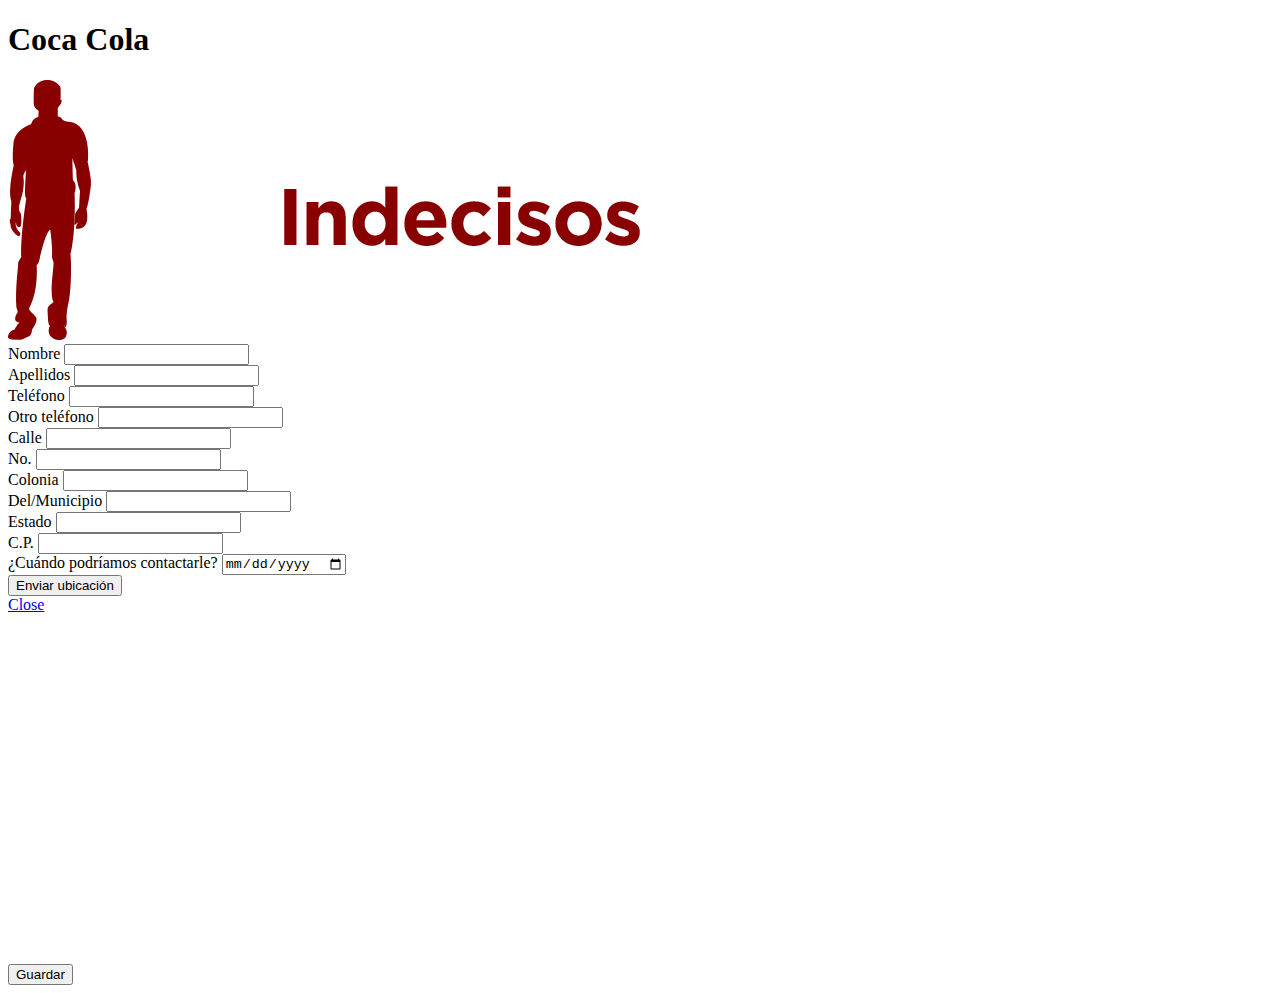
<file: www/amarillo.html>
<!DOCTYPE html>

<html>
  <head>
    <meta charset="utf-8" />
    <title>Menu</title>
  </head>
  <body>
    
    <div data-role="page">

      <div data-role="header" data-theme="a" data-add-back-btn="true">
        <h1>Coca Cola</h1>
      </div>

      <div role="main" class="ui-content">

        <img class="page-header-img" src="img/buttons/undecided.png">
        
        <form id="yellow-form" action="menu.html">

          <input type="hidden" name="kind" value="Y">

          <div class="ui-field-contain">
            <label for="yellow-first-name">Nombre</label>
            <input id="yellow-first-name" name="first_name" type="text">
          </div>

          <div class="ui-field-contain">
            <label for="yellow-last-name">Apellidos</label>
            <input id="yellow-last-name" name="last_name" type="text">
          </div>

          <div class="ui-field-contain">
            <label for="yellow-phone">Teléfono</label>
            <input id="yellow-phone" name="phone" type="text">
          </div>

          <div class="ui-field-contain">
            <label for="yellow-phone-other">Otro teléfono</label>
            <input id="yellow-phone-other" name="phone_other" type="text">
          </div>

          <div class="ui-field-contain">
            <label for="yellow-address-street">Calle</label>
            <input id="yellow-address-street" name="street" type="text">
          </div>

          <div class="ui-field-contain">
            <label for="yellow-address-number">No.</label>
            <input id="yellow-address-number" name="address_number" type="text">
          </div>

          <div class="ui-field-contain">
            <label for="yellow-address-colony">Colonia</label>
            <input id="yellow-address-colony" name="colony" type="text">
          </div>

          <div class="ui-field-contain">
            <label for="yellow-address-town">Del/Municipio</label>
            <input id="yellow-address-town" name="town" type="text">
          </div>

          <div class="ui-field-contain">
            <label for="yellow-address-country">Estado</label>
            <input id="yellow-address-country" name="country" type="text">
          </div>

          <div class="ui-field-contain">
            <label for="yellow-address-zip">C.P.</label>
            <input id="yellow-address-zip" name="zip_code" type="text">
          </div>

          <div class="ui-filed-contain">
            <label for="yellow-date">¿Cuándo podríamos contactarle?</label>
            <input id="yellow-date" name="contact_date" type="date" data-role="date">
          </div>

          <button type="submit" class="ui-btn ui-corner-all">Enviar ubicación</button>
        </form>
        

        <div data-role="popup" id="yellow-map-popup">
          <a href="#" data-rel="back" data-role="button" data-theme="b" data-icon="delete" data-iconpos="notext" class="ui-btn-right">Close</a>
          <div id="yellow-map-canvas" style="width:100%; height:350px; min-width:250px"></div>
          <button class="ui-btn ui-corner-all ui-inline" id="yellow-popup-save">Guardar</button>
        </div>


        <script type="text/javascript" src="js/maps.js"></script>
        <script type="text/javascript" src="js/yellowForm.js"></script>
      </div>
    </div>
  </body>
</html>
</file>
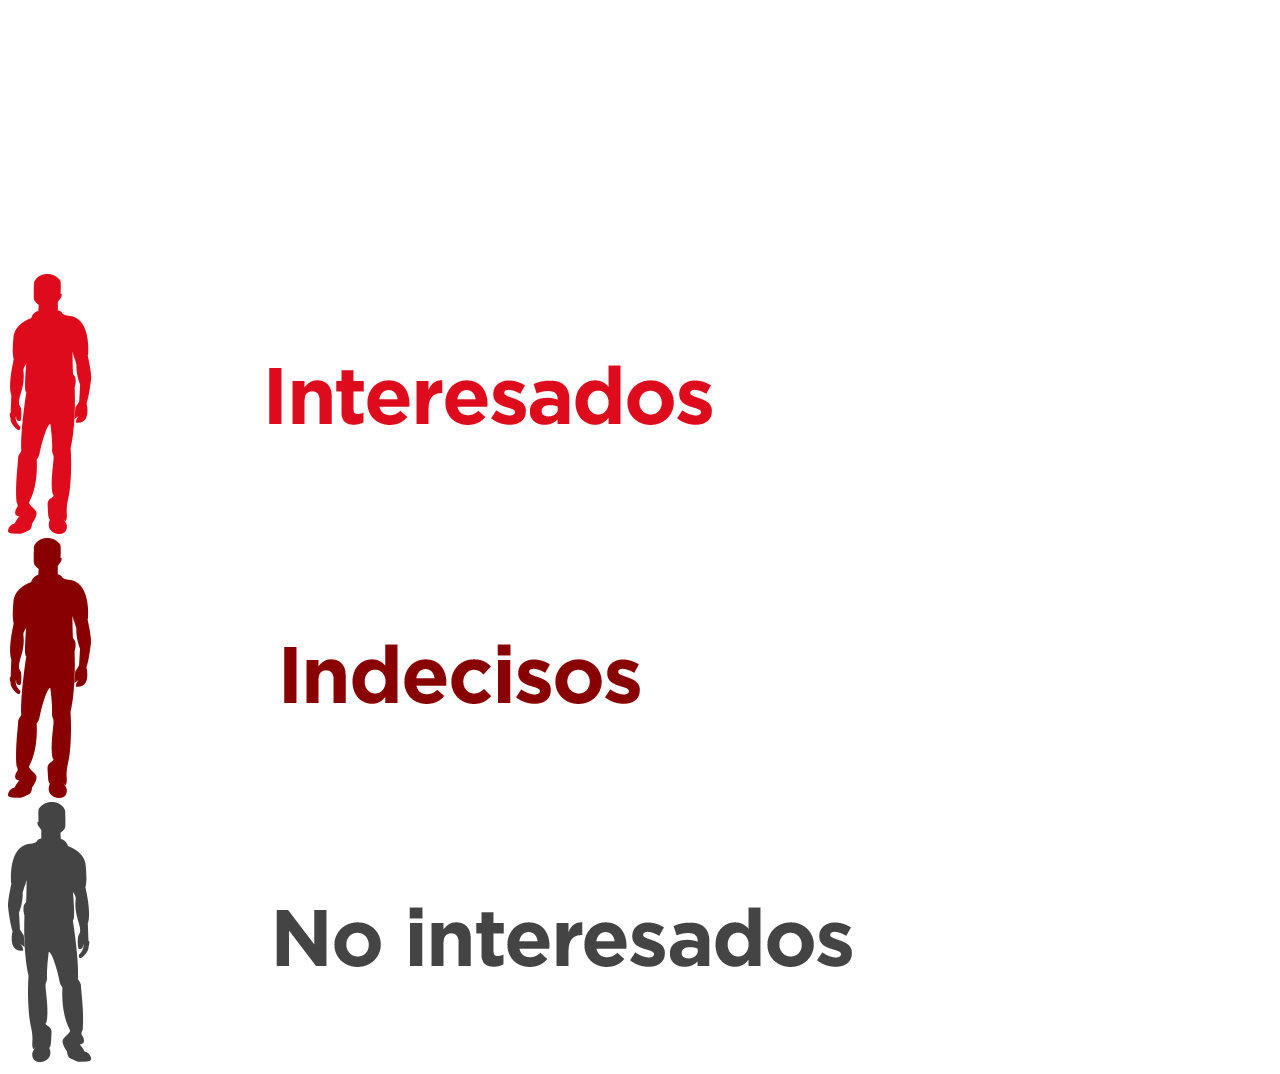
<file: www/menu.html>
<!DOCTYPE html>

<html>
  <head>
    <meta charset="utf-8" />
    <title>Menu</title>
  </head>
  <body>
    
    <div data-role="page">

      <div role="main" class="ui-content">

        <img class="page-header-img" src="img/headers/prospect_results.png">
        <div data-role="controlgroup">
          <a href="verde.html"  data-role="button" class="ui-btn ui-corner-all">
            <img alt="Interesados" class="page-header-img" src="img/buttons/interested.png">
          </a>
          <a href="amarillo.html"  data-role="button" class="ui-btn ui-corner-all">
            <img alt="Indecisos" class="page-header-img" src="img/buttons/undecided.png">
          </a>
          <a href="rojo.html"  data-role="button" class="ui-btn ui-corner-all">
            <img alt="No interesados" class="page-header-img" src="img/buttons/not_interested.png">
          </a>
        </div>
      </div>
    </div>
  </body>
</html>
</file>
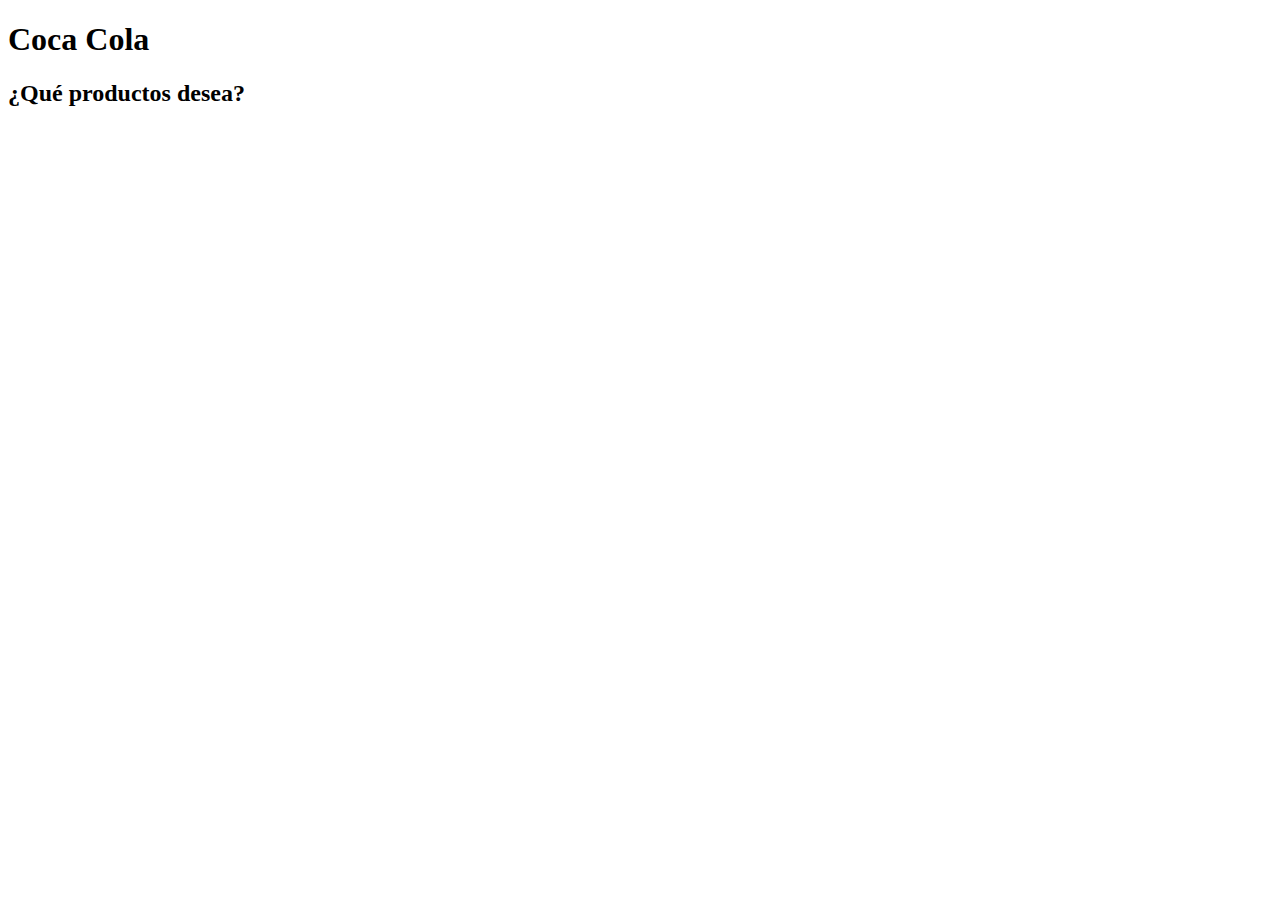
<file: www/order.html>
<!DOCTYPE html>

<html>
  <head>
    <meta charset="utf-8" />
    <title>Menu</title>
  </head>
  <body>
    
    <div data-role="page">

      <div data-role="header" data-theme="a" data-add-back-btn="true">
        <h1>Coca Cola</h1>
      </div>

      <div role="main" class="ui-content">

        <h2>¿Qué productos desea?</h2>

        <div class="ui-grid-a" id="categories">

        </div>  

        <script type="text/javascript" src="js/order/getCategories.js"></script>
      </div>
    </div>
  </body>
</html>
</file>
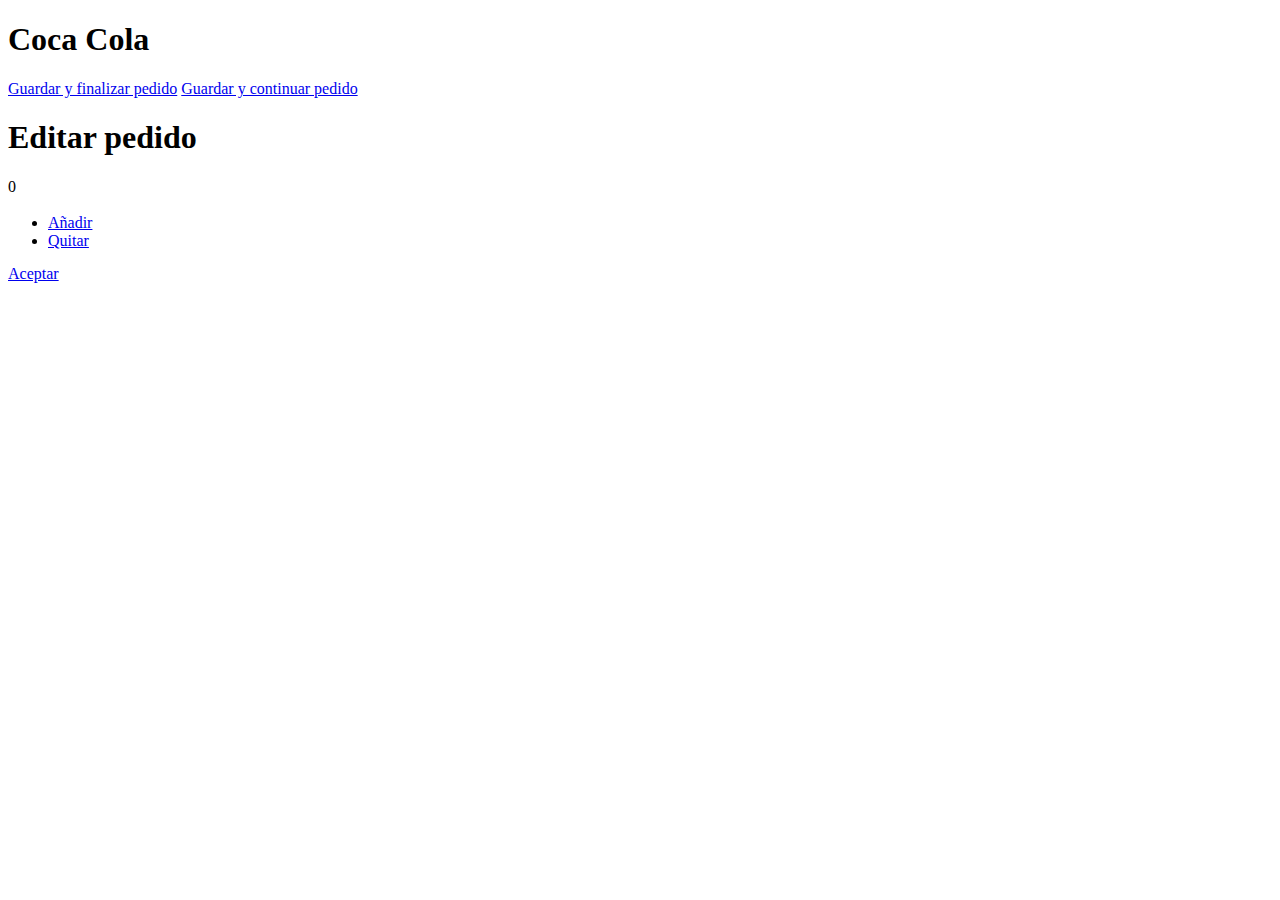
<file: www/orderstep2.html>
<!DOCTYPE html>

<html>
  <head>
    <meta charset="utf-8" />
    <title>Menu</title>
  </head>
  <body>


    
    <div data-role="page" id="products-page">

      <div data-role="header" data-theme="a" data-add-back-btn="true">
        <h1>Coca Cola</h1>
      </div>

      <div role="main" class="ui-content">

        <ul data-role="listview" id="products" style="margin-bottom: 15px;">

        </ul>

        <div class="text-center">
          <a href="#" class="send-order-btn send-order-close" data-role="button">Guardar y finalizar pedido</a>
          <a href="#" class="send-order-btn" data-role="button">Guardar y continuar pedido </a>
        </div>


        <div data-role="popup" id="addRemoveProductPopup" data-overlay-theme="b" data-theme="b" data-dismissible="false" style="min-width:250px;">
          <div data-role="header" data-theme="a">
            <h1>Editar pedido</h1>
            <span class="ui-li-count" data-theme="b" id="popupCount">0</span>
          </div>
          <div role="main" class="ui-content">
            <h3 class="ui-title" id="popupTitle"></h3>
            <p id="popupContent"></p>
            <ul data-role="listview" style="margin-bottom: 15px; margin-top: 10px;">
              <li data-icon="plus">
                <a href="#" id="addProductsAnchor">
                Añadir
                </a>
              </li>
              <li data-icon="minus">
                <a href="#" id="removeProductsAnchor">
                Quitar
                </a>
              </li>
            </ul>
            <a href="#" class="ui-btn ui-corner-all ui-shadow" data-rel="back">Aceptar</a>
            
          </div>

        </div>

        <script type="text/javascript" src="js/order/getProducts.js"></script>
      </div>
    </div>
  </body>
</html>
</file>
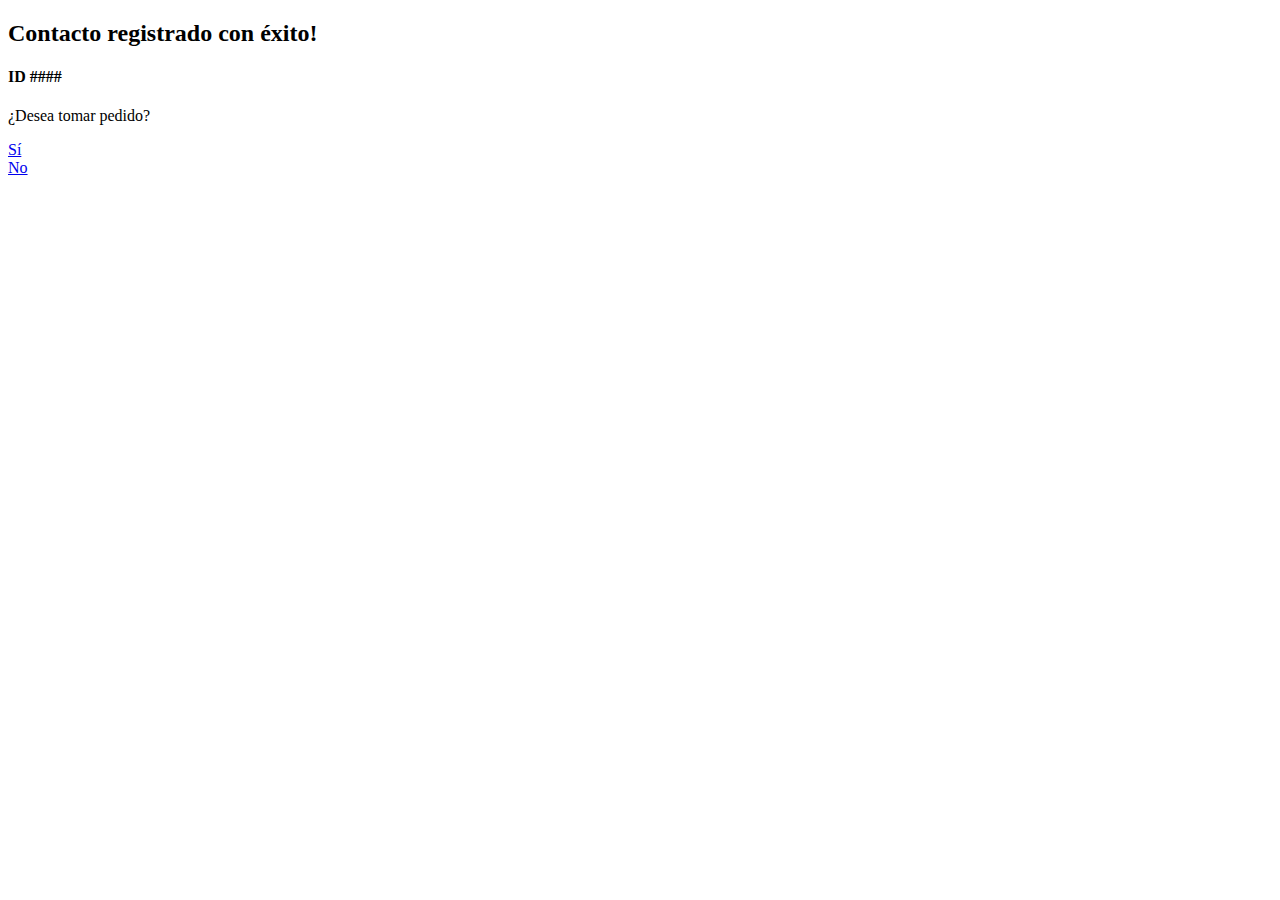
<file: www/register_ok.html>
<!DOCTYPE html>

<html>
  <head>
    <meta charset="utf-8" />
    <title>Registro</title>
  </head>
  <body>
    
    <div data-role="page" data-dialog="true">

      <div role="main" class="ui-content">

        <h2>Contacto registrado con éxito!</h2>
        <h4><strong>ID</strong> <span id="green-report-id">####</span></h4>

        <p>¿Desea tomar pedido?</p>
        
        <div class="ui-grid-a">

          <div class="ui-block-a"><a href="order.html" class="ui-btn ui-corner-all" data-role="button">Sí</a></div>
          <div class="ui-block-b"><a href="menu.html" class="ui-btn ui-corner-all" data-role="button">No</a></div>
        </div>

        <script type="text/javascript" src="js/register_ok.js"></script>
      </div>
    </div>
  </body>
</html>
</file>
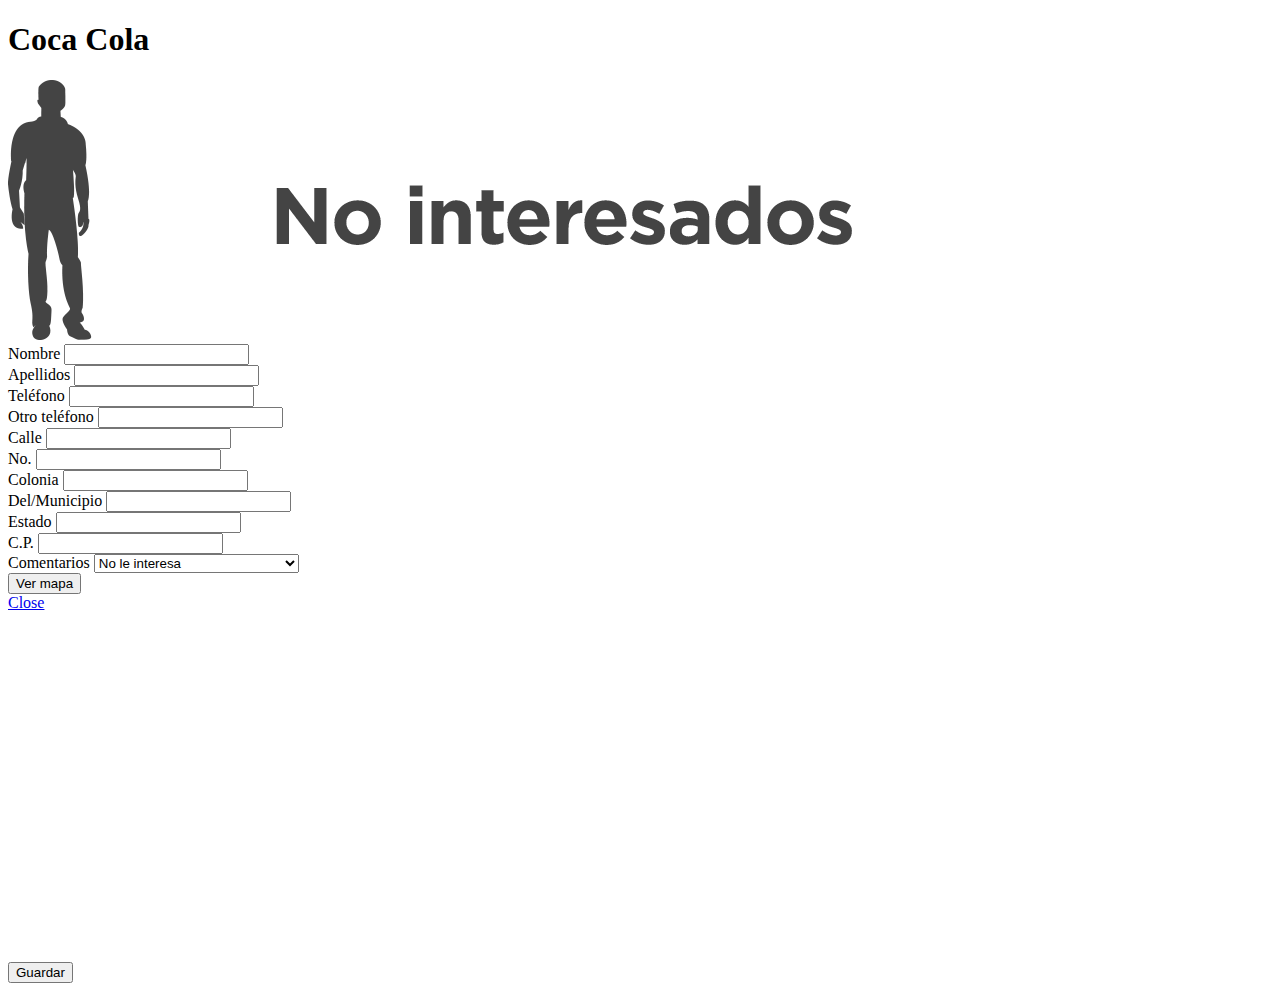
<file: www/rojo.html>
<!DOCTYPE html>

<html>
  <head>
    <meta charset="utf-8" />
    <title>Menu</title>
  </head>
  <body>
    
    <div data-role="page">

      <div data-role="header" data-theme="a" data-add-back-btn="true">
        <h1>Coca Cola</h1>
      </div>

      <div role="main" class="ui-content">

        <img src="img/buttons/not_interested.png" class="page-header-img">

        <form id="red-form" action="menu.html">

          <input type="hidden" name="kind" value="R">

          <div class="ui-field-contain">
            <label for="red-first-name">Nombre</label>
            <input id="red-first-name" name="first_name" type="text">
          </div>

          <div class="ui-field-contain">
            <label for="red-last-name">Apellidos</label>
            <input id="red-last-name" name="last_name" type="text">
          </div>

          <div class="ui-field-contain">
            <label for="red-phone">Teléfono</label>
            <input id="red-phone" name="phone" type="text">
          </div>

          <div class="ui-field-contain">
            <label for="red-phone-other">Otro teléfono</label>
            <input id="red-phone-other" name="phone_other" type="text">
          </div>

          <div class="ui-field-contain">
            <label for="red-address-street">Calle</label>
            <input id="red-address-street" name="street" type="text">
          </div>

          <div class="ui-field-contain">
            <label for="red-address-number">No.</label>
            <input id="red-address-number" name="address_number" type="text">
          </div>

          <div class="ui-field-contain">
            <label for="red-address-colony">Colonia</label>
            <input id="red-address-colony" name="colony" type="text">
          </div>

          <div class="ui-field-contain">
            <label for="red-address-town">Del/Municipio</label>
            <input id="red-address-town" name="town" type="text">
          </div>

          <div class="ui-field-contain">
            <label for="red-address-country">Estado</label>
            <input id="red-address-country" name="country" type="text">
          </div>

          <div class="ui-field-contain">
            <label for="red-address-zip">C.P.</label>
            <input id="red-address-zip" name="zip_code" type="text">
          </div>

          <div class="ui-filed-contain">
            <label for="red-reason">Comentarios</label>
            <select id="red-reason" name="red_reason">
              <option>No le interesa</option>
              <option>Está muy caro</option>
              <option>No toma refresco</option>
              <option>No está quien toma la decisión</option>
              <option>No permitieron el acceso</option>
              <option>Otra</option>
            </select>
          </div>

          <button type="submit" class="ui-btn ui-corner-all">Ver mapa</button>


        </form>


        <div data-role="popup" id="red-map-popup">
          <a href="#" data-role="button" data-theme="b" data-icon="delete" data-rel="back" data-iconpos="notext" class="ui-btn-right">Close</a>
          <div id="red-map-canvas" style="width:100%; height:350px; min-width:250px"></div>
          <button class="ui-btn ui-corner-all ui-inline" id="red-popup-save">Guardar</button>
        </div>

        <script type="text/javascript" src="js/maps.js"></script>
        <script type="text/javascript" src="js/redForm.js"></script>

 
      </div>
    </div>
  </body>
</html>
</file>
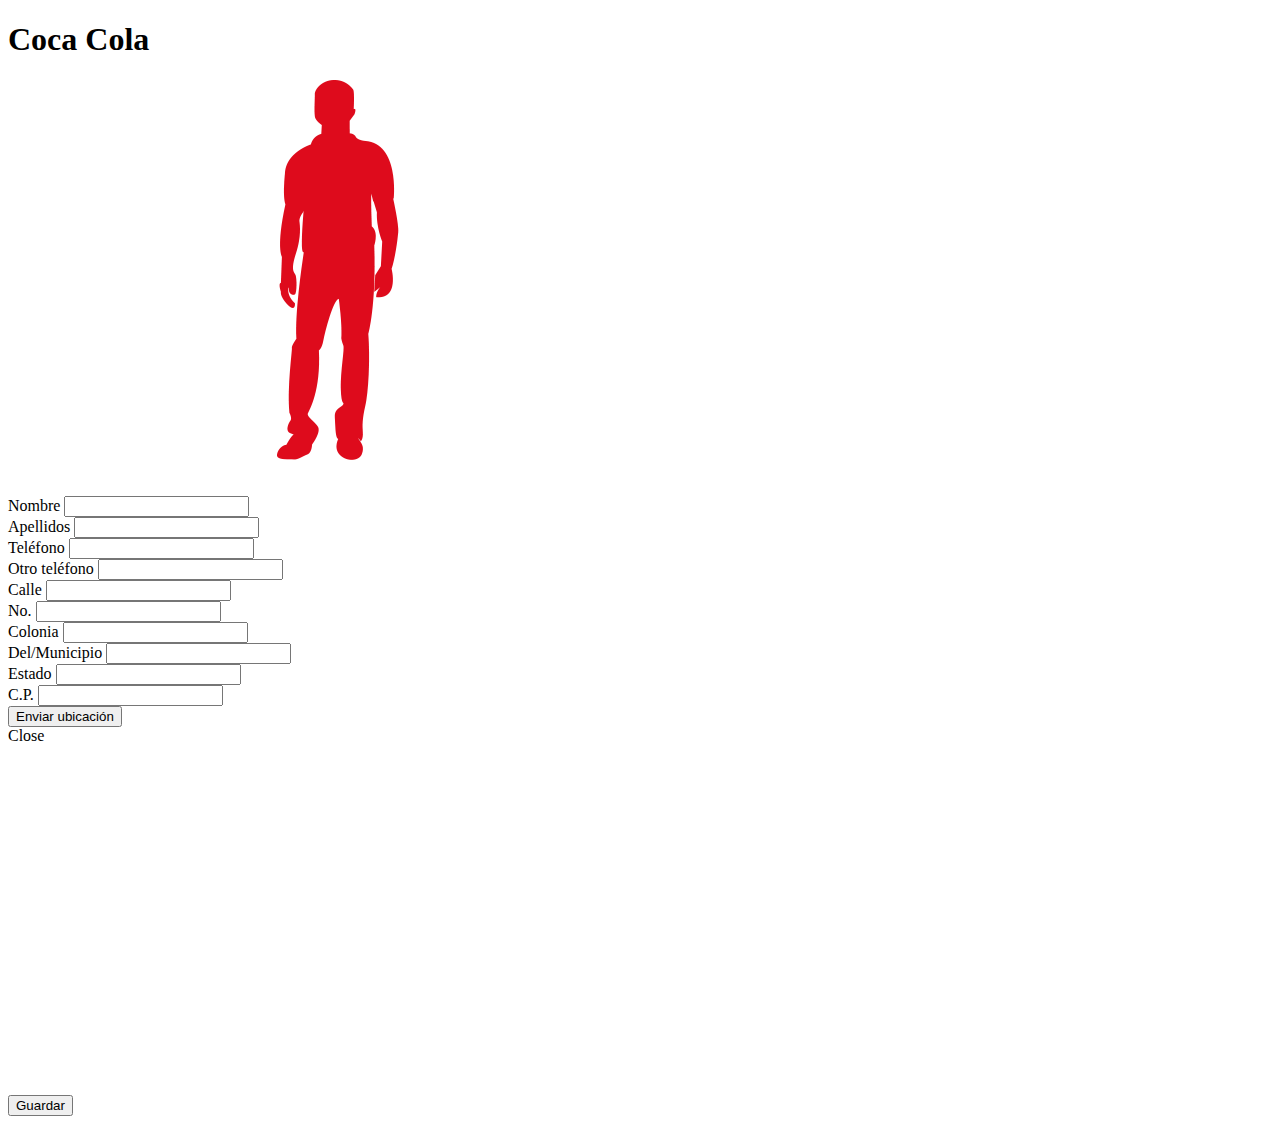
<file: www/verde.html>
<!DOCTYPE html>

<html>
  <head>
    <meta charset="utf-8" />
    <title>Green</title>
  </head>
  <body>
    
    <div data-role="page">


      <div data-role="header" data-theme="a" data-add-back-btn="true">
        <h1>Coca Cola</h1>
      </div>

      <div role="main" class="ui-content">

        <img class="page-header-img" src="img/headers/interested.png">
        
        <form id="green-form" action="register_ok.html" data-transition="flip">

          <input type="hidden" name="kind" value="G">
          
          <div class="ui-field-contain">
            <label for="green-first-name">Nombre</label>
            <input id="green-first-name" name="first_name" type="text">
          </div>

          <div class="ui-field-contain">
            <label for="green-last-name">Apellidos</label>
            <input id="green-last-name" name="last_name" type="text">
          </div>

          <div class="ui-field-contain">
            <label for="green-phone">Teléfono</label>
            <input id="green-phone" name="phone" type="text">
          </div>

          <div class="ui-field-contain">
            <label for="green-phone-other">Otro teléfono</label>
            <input id="green-phone-other" name="phone_other" type="text">
          </div>

          <div class="ui-field-contain">
            <label for="green-address-street">Calle</label>
            <input id="green-address-street" name="street" type="text">
          </div>

          <div class="ui-field-contain">
            <label for="green-address-number">No.</label>
            <input id="green-address-number" name="address_number" type="text">
          </div>

          <div class="ui-field-contain">
            <label for="green-address-colony">Colonia</label>
            <input id="green-address-colony" name="colony" type="text">
          </div>

          <div class="ui-field-contain">
            <label for="green-address-town">Del/Municipio</label>
            <input id="green-address-town" name="town" type="text">
          </div>

          <div class="ui-field-contain">
            <label for="green-address-country">Estado</label>
            <input id="green-address-country" name="country" type="text">
          </div>

          <div class="ui-field-contain">
            <label for="green-address-zip">C.P.</label>
            <input id="green-address-zip" name="zip_code" type="text">
          </div>

          <button type="submit" class="ui-btn ui-corner-all">Enviar ubicación</button>
        </form>


        <div data-role="popup" id="green-map-popup">
          <a data-rel="back" data-role="button" data-theme="b" data-icon="delete" data-iconpos="notext" class="ui-btn-right">Close</a>
          <div id="green-map-canvas" style="width:100%; height:350px; min-width:250px"></div>
          <button class="ui-btn ui-corner-all ui-inline" id="green-popup-save">Guardar</button>
        </div>

        <script type="text/javascript" src="js/maps.js"></script>
        <script type="text/javascript" src="js/greenForm.js"></script>
      </div>
    </div>


  </body>
</html>
</file>
